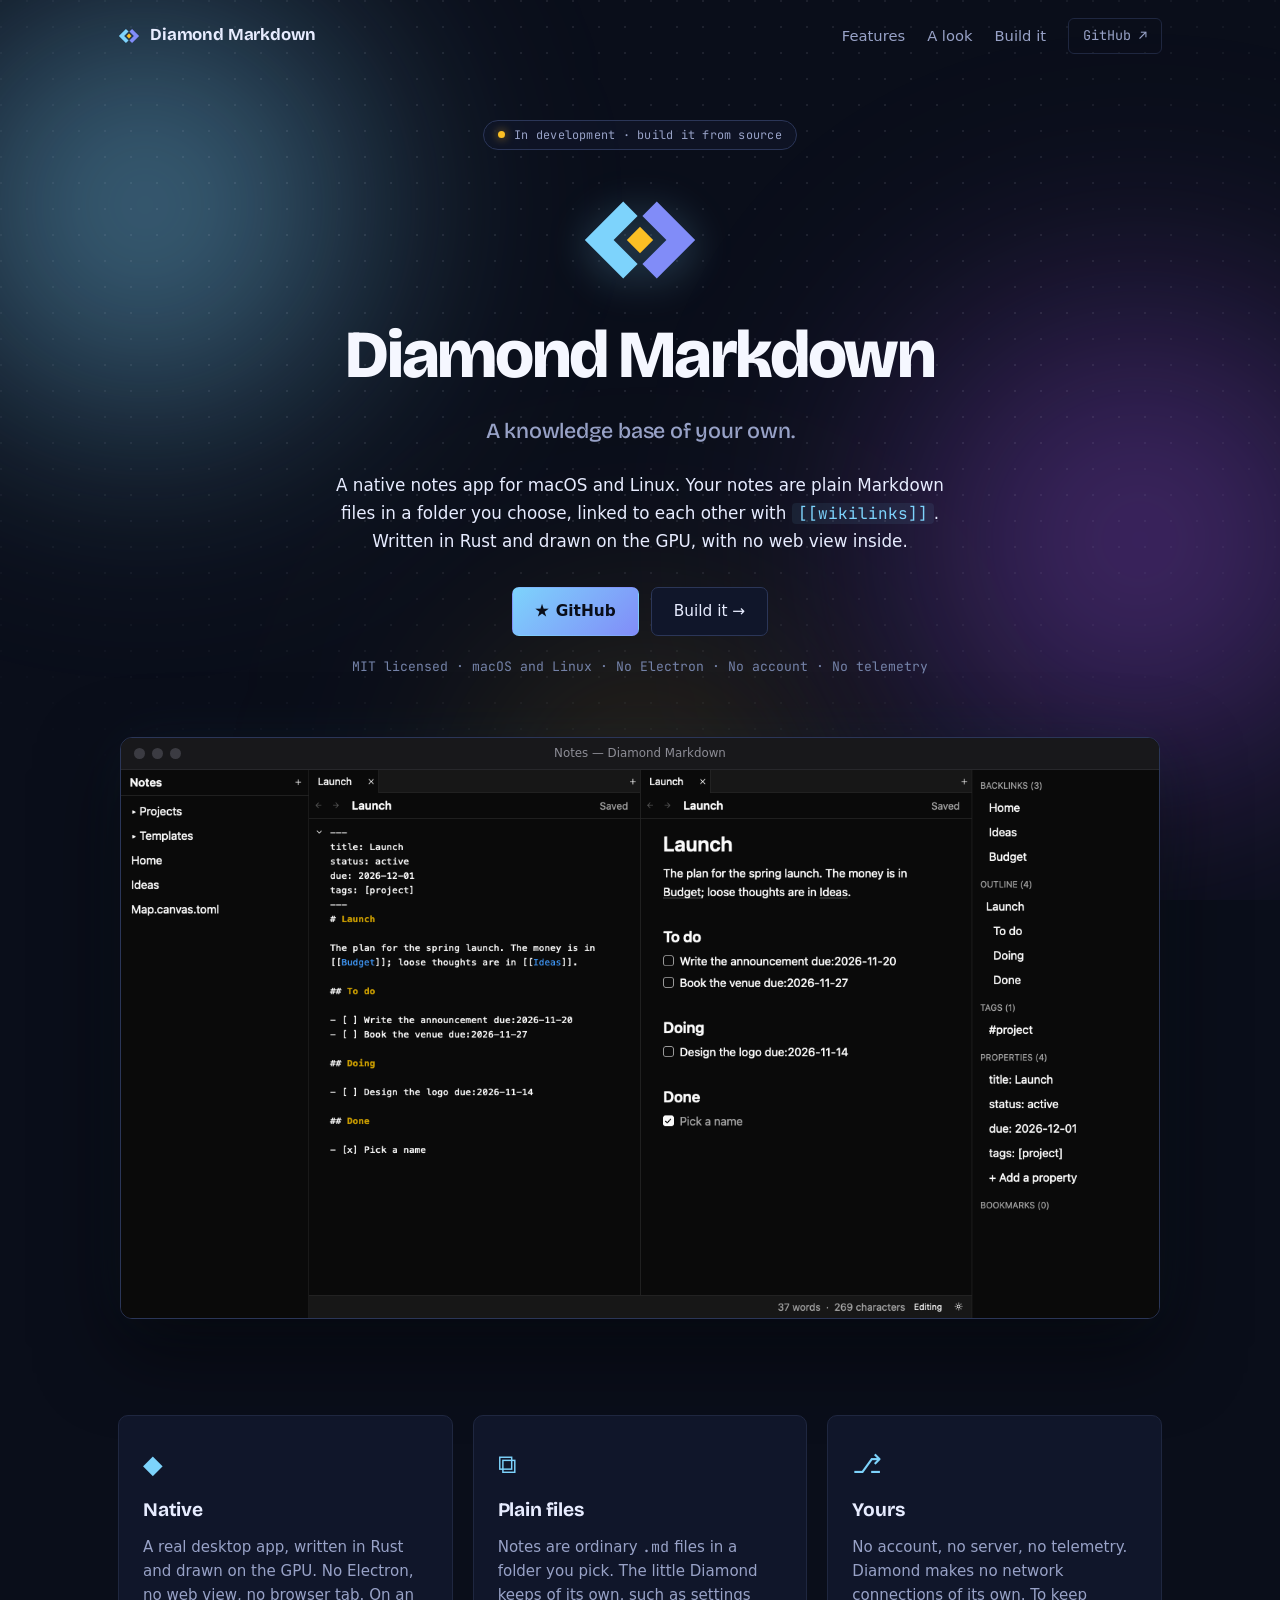
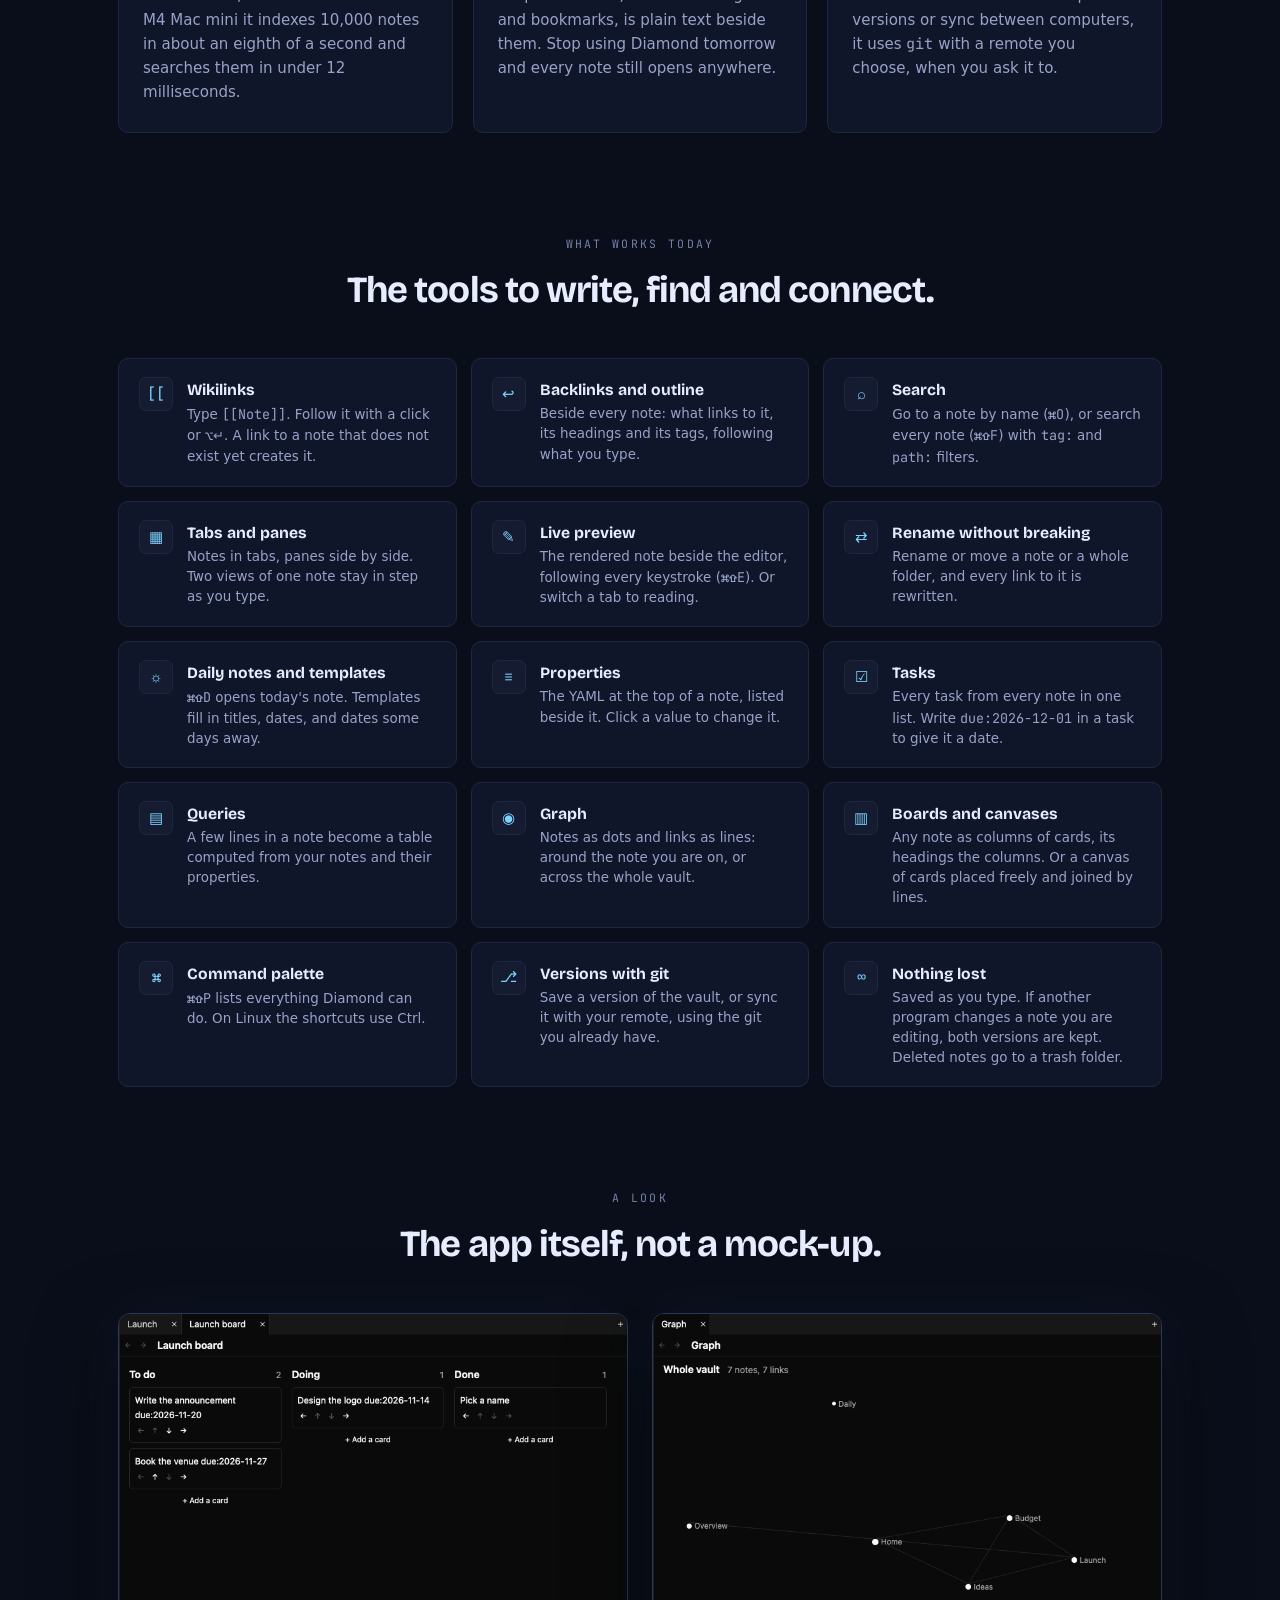
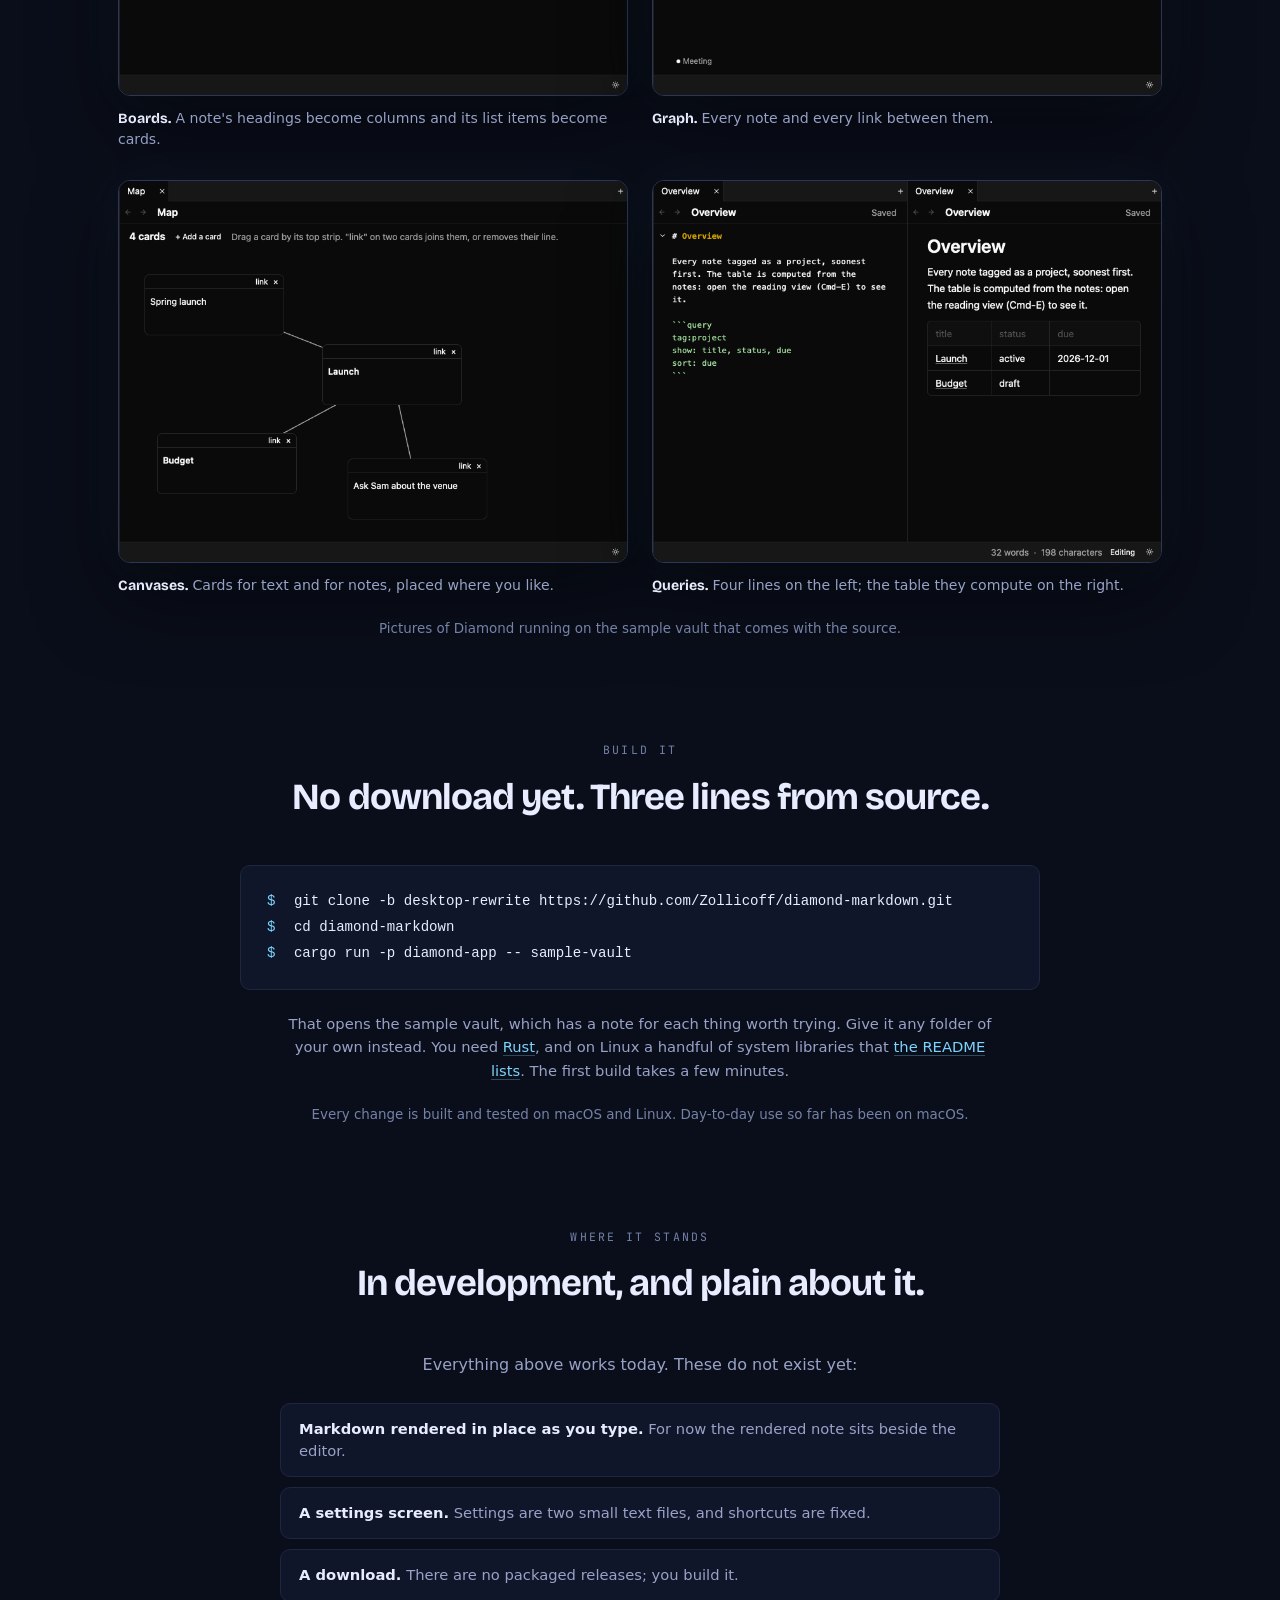
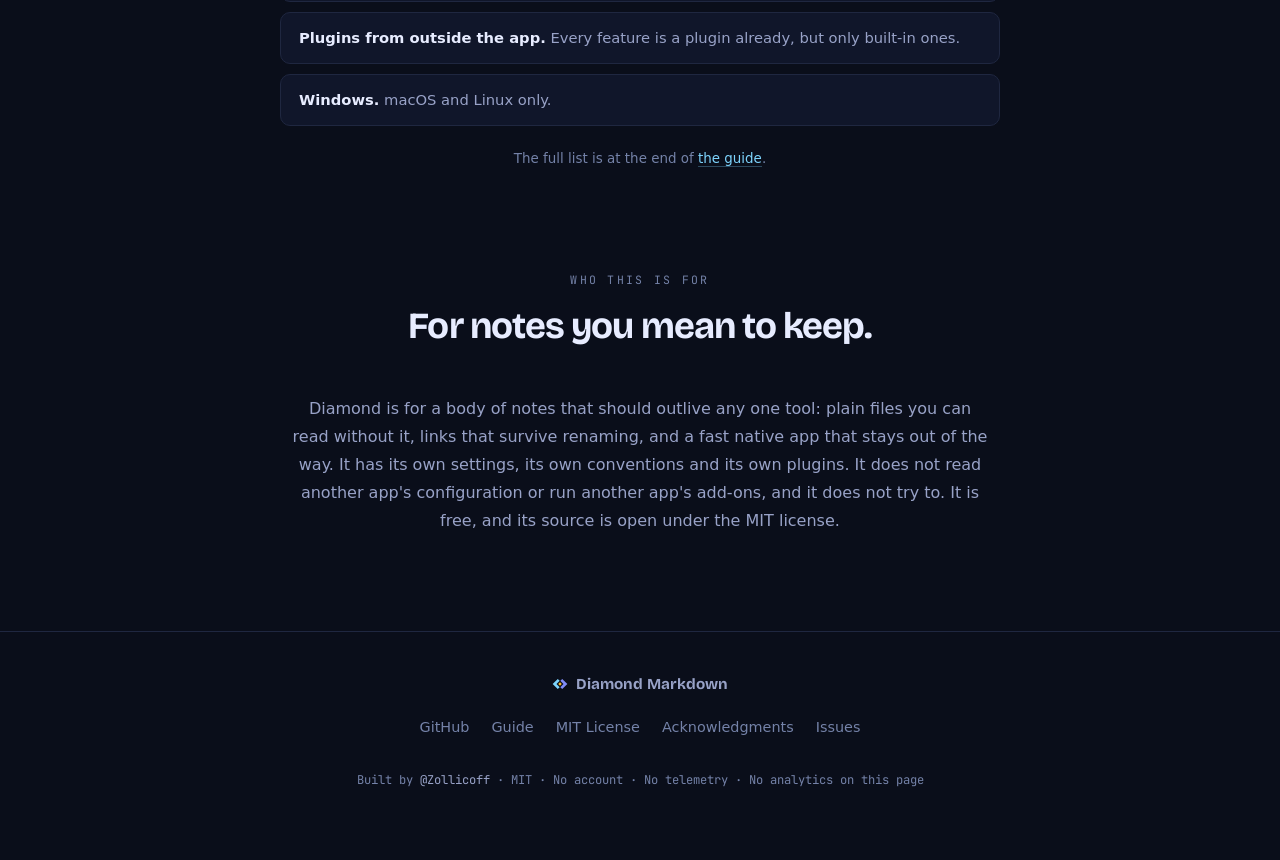
<file: index.html>
<!doctype html>
<html lang="en">
<head>
<meta charset="utf-8">
<meta name="viewport" content="width=device-width, initial-scale=1">
<title>Diamond Markdown — A knowledge base of your own.</title>
<meta name="description" content="A native Markdown notes app for macOS and Linux. Plain files in a folder, linked with wikilinks: backlinks, search, tasks, queries, a graph, boards and canvases. Written in Rust. Open source.">
<meta name="theme-color" content="#0a0e1a">
<!-- The page is already dark. These two lines tell browsers, and the Dark
     Reader extension, not to darken it again: doing so dims the heading and
     changes the colours of the mark. -->
<meta name="color-scheme" content="dark">
<meta name="darkreader-lock">
<link rel="canonical" href="https://www.diamondmarkdown.com/">

<!-- Open Graph -->
<meta property="og:title" content="Diamond Markdown">
<meta property="og:description" content="A native Markdown notes app for macOS and Linux. Plain files, wikilinks, backlinks, tasks, queries and a graph. Open source.">
<meta property="og:type" content="website">
<meta property="og:url" content="https://www.diamondmarkdown.com/">
<meta property="og:image" content="https://www.diamondmarkdown.com/og-image.png">
<meta property="og:image:width" content="1200">
<meta property="og:image:height" content="630">
<meta property="og:image:alt" content="Diamond Markdown — a knowledge base of your own.">
<meta property="og:site_name" content="Diamond Markdown">

<!-- Twitter -->
<meta name="twitter:card" content="summary_large_image">
<meta name="twitter:title" content="Diamond Markdown">
<meta name="twitter:description" content="A native Markdown notes app for macOS and Linux. Plain files. Open source.">
<meta name="twitter:image" content="https://www.diamondmarkdown.com/og-image.png">
<meta name="twitter:image:alt" content="Diamond Markdown — a knowledge base of your own.">

<!-- Favicons -->
<link rel="icon" href="favicon.svg" type="image/svg+xml">
<link rel="icon" type="image/png" sizes="32x32" href="favicon-32.png">
<link rel="icon" type="image/png" sizes="16x16" href="favicon-16.png">
<link rel="apple-touch-icon" sizes="180x180" href="apple-touch-icon.png">
<link rel="preconnect" href="https://fonts.googleapis.com">
<link rel="preconnect" href="https://fonts.gstatic.com" crossorigin>
<link href="https://fonts.googleapis.com/css2?family=Bricolage+Grotesque:opsz,wght@12..96,400..800&family=JetBrains+Mono:wght@400;500&display=swap" rel="stylesheet">
<link rel="stylesheet" href="styles.css">
</head>
<body>

<!-- The mark, drawn once and used wherever it appears. It is favicon.svg. -->
<svg width="0" height="0" style="position:absolute" aria-hidden="true">
	<symbol id="mark" viewBox="0 0 100 100">
		<path fill="#7dd3fc" d="M4 50 36 18l12 12-20 20 20 20-12 12Z"/>
		<path fill="#818cf8" d="m96 50-32 32-12-12 20-20-20-20 12-12Z"/>
		<path fill="#fbbf24" d="M50 39 61 50 50 61 39 50Z"/>
	</symbol>
</svg>

<div class="aurora" aria-hidden="true">
	<div class="glow a"></div>
	<div class="glow b"></div>
	<div class="glow c"></div>
	<div class="grid"></div>
</div>

<header class="nav">
	<a class="wm-small" href="/">
		<svg class="crystal" aria-hidden="true"><use href="#mark"/></svg>
		<span>Diamond Markdown</span>
	</a>
	<nav>
		<a href="#features">Features</a>
		<a href="#look">A look</a>
		<a href="#build">Build it</a>
		<a href="https://github.com/Zollicoff/diamond-markdown/tree/desktop-rewrite" class="gh" target="_blank" rel="noopener">GitHub ↗</a>
	</nav>
</header>

<main>

<section class="hero">
	<p class="pill mono"><span class="dot"></span>In development · build it from source</p>
	<div class="wm-xl">
		<svg class="crystal big" role="img" aria-label="The Diamond Markdown mark"><use href="#mark"/></svg>
		<h1>Diamond Markdown</h1>
	</div>
	<p class="tag">A knowledge base of your own.</p>
	<p class="lede">
		A native notes app for macOS and Linux. Your notes are plain Markdown files in a folder you choose,
		linked to each other with <span class="wikilink">[[wikilinks]]</span>. Written in Rust and drawn
		on the GPU, with no web view inside.
	</p>
	<div class="cta">
		<a class="btn primary" href="https://github.com/Zollicoff/diamond-markdown/tree/desktop-rewrite" target="_blank" rel="noopener">
			<span class="mono">★</span> GitHub
		</a>
		<a class="btn" href="#build">Build it →</a>
	</div>
	<p class="sub mono">MIT licensed · macOS and Linux · No Electron · No account · No telemetry</p>

	<figure class="shot hero-shot">
		<div class="window">
			<div class="window-bar" aria-hidden="true"><i></i><i></i><i></i><span>Notes — Diamond Markdown</span></div>
			<img src="shots/editor-and-preview.png" width="1440" height="760"
				alt="Diamond with a project note open: the Markdown on the left, the same note rendered on the right, and a panel listing the notes that link to it, its outline, tags and properties.">
		</div>
	</figure>
</section>

<section class="why">
	<div class="why-card">
		<div class="icon">◆</div>
		<h3>Native</h3>
		<p>A real desktop app, written in Rust and drawn on the GPU. No Electron, no web view, no browser tab. On an M4 Mac mini it indexes 10,000 notes in about an eighth of a second and searches them in under 12 milliseconds.</p>
	</div>
	<div class="why-card">
		<div class="icon">⧉</div>
		<h3>Plain files</h3>
		<p>Notes are ordinary <span class="mono">.md</span> files in a folder you pick. The little Diamond keeps of its own, such as settings and bookmarks, is plain text beside them. Stop using Diamond tomorrow and every note still opens anywhere.</p>
	</div>
	<div class="why-card">
		<div class="icon">⎇</div>
		<h3>Yours</h3>
		<p>No account, no server, no telemetry. Diamond makes no network connections of its own. To keep versions or sync between computers, it uses <span class="mono">git</span> with a remote you choose, when you ask it to.</p>
	</div>
</section>

<section class="features" id="features">
	<header class="section-head">
		<span class="eyebrow mono">What works today</span>
		<h2>The tools to write, find and connect.</h2>
	</header>
	<div class="feature-grid">
		<div class="f"><span class="f-icon">[[</span><div><strong>Wikilinks</strong><p>Type <span class="mono">[[Note]]</span>. Follow it with a click or <span class="mono">⌥↵</span>. A link to a note that does not exist yet creates it.</p></div></div>
		<div class="f"><span class="f-icon">↩</span><div><strong>Backlinks and outline</strong><p>Beside every note: what links to it, its headings and its tags, following what you type.</p></div></div>
		<div class="f"><span class="f-icon">⌕</span><div><strong>Search</strong><p>Go to a note by name (<span class="mono">⌘O</span>), or search every note (<span class="mono">⌘⇧F</span>) with <span class="mono">tag:</span> and <span class="mono">path:</span> filters.</p></div></div>
		<div class="f"><span class="f-icon">▦</span><div><strong>Tabs and panes</strong><p>Notes in tabs, panes side by side. Two views of one note stay in step as you type.</p></div></div>
		<div class="f"><span class="f-icon">✎</span><div><strong>Live preview</strong><p>The rendered note beside the editor, following every keystroke (<span class="mono">⌘⇧E</span>). Or switch a tab to reading.</p></div></div>
		<div class="f"><span class="f-icon">⇄</span><div><strong>Rename without breaking</strong><p>Rename or move a note or a whole folder, and every link to it is rewritten.</p></div></div>
		<div class="f"><span class="f-icon">☼</span><div><strong>Daily notes and templates</strong><p><span class="mono">⌘⇧D</span> opens today's note. Templates fill in titles, dates, and dates some days away.</p></div></div>
		<div class="f"><span class="f-icon">≡</span><div><strong>Properties</strong><p>The YAML at the top of a note, listed beside it. Click a value to change it.</p></div></div>
		<div class="f"><span class="f-icon">☑</span><div><strong>Tasks</strong><p>Every task from every note in one list. Write <span class="mono">due:2026-12-01</span> in a task to give it a date.</p></div></div>
		<div class="f"><span class="f-icon">▤</span><div><strong>Queries</strong><p>A few lines in a note become a table computed from your notes and their properties.</p></div></div>
		<div class="f"><span class="f-icon">◉</span><div><strong>Graph</strong><p>Notes as dots and links as lines: around the note you are on, or across the whole vault.</p></div></div>
		<div class="f"><span class="f-icon">▥</span><div><strong>Boards and canvases</strong><p>Any note as columns of cards, its headings the columns. Or a canvas of cards placed freely and joined by lines.</p></div></div>
		<div class="f"><span class="f-icon">⌘</span><div><strong>Command palette</strong><p><span class="mono">⌘⇧P</span> lists everything Diamond can do. On Linux the shortcuts use Ctrl.</p></div></div>
		<div class="f"><span class="f-icon">⎇</span><div><strong>Versions with git</strong><p>Save a version of the vault, or sync it with your remote, using the git you already have.</p></div></div>
		<div class="f"><span class="f-icon">∞</span><div><strong>Nothing lost</strong><p>Saved as you type. If another program changes a note you are editing, both versions are kept. Deleted notes go to a trash folder.</p></div></div>
	</div>
</section>

<section class="look" id="look">
	<header class="section-head">
		<span class="eyebrow mono">A look</span>
		<h2>The app itself, not a mock-up.</h2>
	</header>
	<div class="gallery">
		<figure class="shot">
			<div class="window">
				<img src="shots/board.png" width="800" height="600" loading="lazy"
					alt="A note shown as a board: three columns named To do, Doing and Done, with a card for each list item in the note.">
			</div>
			<figcaption><strong>Boards.</strong> A note's headings become columns and its list items become cards.</figcaption>
		</figure>
		<figure class="shot">
			<div class="window">
				<img src="shots/graph.png" width="800" height="600" loading="lazy"
					alt="The graph: each note a dot with its name, and a line for every link between two notes.">
			</div>
			<figcaption><strong>Graph.</strong> Every note and every link between them.</figcaption>
		</figure>
		<figure class="shot">
			<div class="window">
				<img src="shots/canvas.png" width="800" height="600" loading="lazy"
					alt="A canvas: four cards placed freely, two of them standing for notes, joined by lines.">
			</div>
			<figcaption><strong>Canvases.</strong> Cards for text and for notes, placed where you like.</figcaption>
		</figure>
		<figure class="shot">
			<div class="window">
				<img src="shots/query.png" width="800" height="600" loading="lazy"
					alt="A note containing a four-line query on the left, and on the right the table it computes: each project note with its status and due date.">
			</div>
			<figcaption><strong>Queries.</strong> Four lines on the left; the table they compute on the right.</figcaption>
		</figure>
	</div>
	<p class="run-note dim">Pictures of Diamond running on the sample vault that comes with the source.</p>
</section>

<section class="run" id="build">
	<header class="section-head">
		<span class="eyebrow mono">Build it</span>
		<h2>No download yet. Three lines from source.</h2>
	</header>
	<pre class="code"><code><span class="c-prompt">$</span> git clone -b desktop-rewrite https://github.com/Zollicoff/diamond-markdown.git
<span class="c-prompt">$</span> cd diamond-markdown
<span class="c-prompt">$</span> cargo run -p diamond-app -- sample-vault</code></pre>
	<p class="run-note">
		That opens the sample vault, which has a note for each thing worth trying. Give it any folder of your
		own instead. You need <a href="https://rustup.rs" target="_blank" rel="noopener">Rust</a>, and on Linux
		a handful of system libraries that
		<a href="https://github.com/Zollicoff/diamond-markdown/tree/desktop-rewrite#what-you-need" target="_blank" rel="noopener">the README lists</a>.
		The first build takes a few minutes.
	</p>
	<p class="run-note dim">
		Every change is built and tested on macOS and Linux. Day-to-day use so far has been on macOS.
	</p>
</section>

<section class="status">
	<header class="section-head">
		<span class="eyebrow mono">Where it stands</span>
		<h2>In development, and plain about it.</h2>
	</header>
	<p class="compare-body">
		Everything above works today. These do not exist yet:
	</p>
	<ul class="todo">
		<li><strong>Markdown rendered in place as you type.</strong> For now the rendered note sits beside the editor.</li>
		<li><strong>A settings screen.</strong> Settings are two small text files, and shortcuts are fixed.</li>
		<li><strong>A download.</strong> There are no packaged releases; you build it.</li>
		<li><strong>Plugins from outside the app.</strong> Every feature is a plugin already, but only built-in ones.</li>
		<li><strong>Windows.</strong> macOS and Linux only.</li>
	</ul>
	<p class="run-note dim">
		The full list is at the end of
		<a href="https://github.com/Zollicoff/diamond-markdown/blob/desktop-rewrite/docs/guide.md#not-built-yet" target="_blank" rel="noopener">the guide</a>.
	</p>
</section>

<section class="compare">
	<header class="section-head">
		<span class="eyebrow mono">Who this is for</span>
		<h2>For notes you mean to keep.</h2>
	</header>
	<p class="compare-body">
		Diamond is for a body of notes that should outlive any one tool: plain files you can read without it,
		links that survive renaming, and a fast native app that stays out of the way. It has its own settings,
		its own conventions and its own plugins. It does not read another app's configuration or run another
		app's add-ons, and it does not try to. It is free, and its source is open under the MIT license.
	</p>
</section>

<footer class="foot">
	<div class="foot-inner">
		<div class="foot-brand">
			<svg class="crystal tiny" aria-hidden="true"><use href="#mark"/></svg>
			<span>Diamond Markdown</span>
		</div>
		<nav class="foot-nav">
			<a href="https://github.com/Zollicoff/diamond-markdown/tree/desktop-rewrite" target="_blank" rel="noopener">GitHub</a>
			<a href="https://github.com/Zollicoff/diamond-markdown/blob/desktop-rewrite/docs/guide.md" target="_blank" rel="noopener">Guide</a>
			<a href="https://github.com/Zollicoff/diamond-markdown/blob/desktop-rewrite/LICENSE" target="_blank" rel="noopener">MIT License</a>
			<a href="https://github.com/Zollicoff/diamond-markdown/blob/desktop-rewrite/ACKNOWLEDGMENTS.md" target="_blank" rel="noopener">Acknowledgments</a>
			<a href="https://github.com/Zollicoff/diamond-markdown/issues" target="_blank" rel="noopener">Issues</a>
		</nav>
		<p class="foot-fine mono">
			Built by <a href="https://github.com/Zollicoff">@Zollicoff</a> · MIT · No account · No telemetry · No analytics on this page
		</p>
	</div>
</footer>

</main>

</body>
</html>
</file>
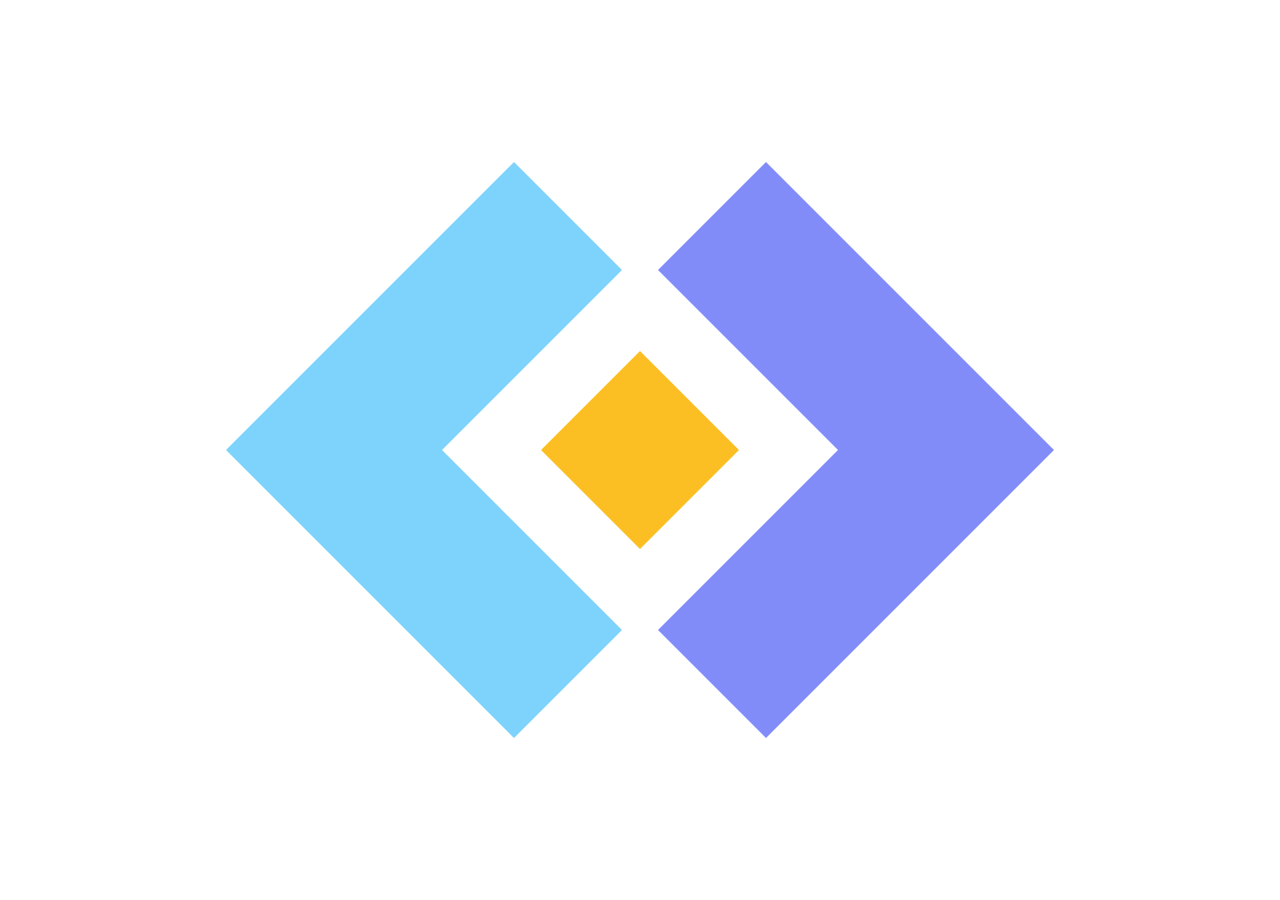
<file: tools/icon.html>
<!doctype html>
<!-- The mark filling the picture, on nothing. Rendered at 16 and 32 pixels
     for the PNG favicons. -->
<meta charset="utf-8">
<style>
	html, body { margin: 0; background: transparent; }
	img { display: block; width: 100vw; height: 100vh; }
</style>
<img src="../favicon.svg" alt="">
</file>
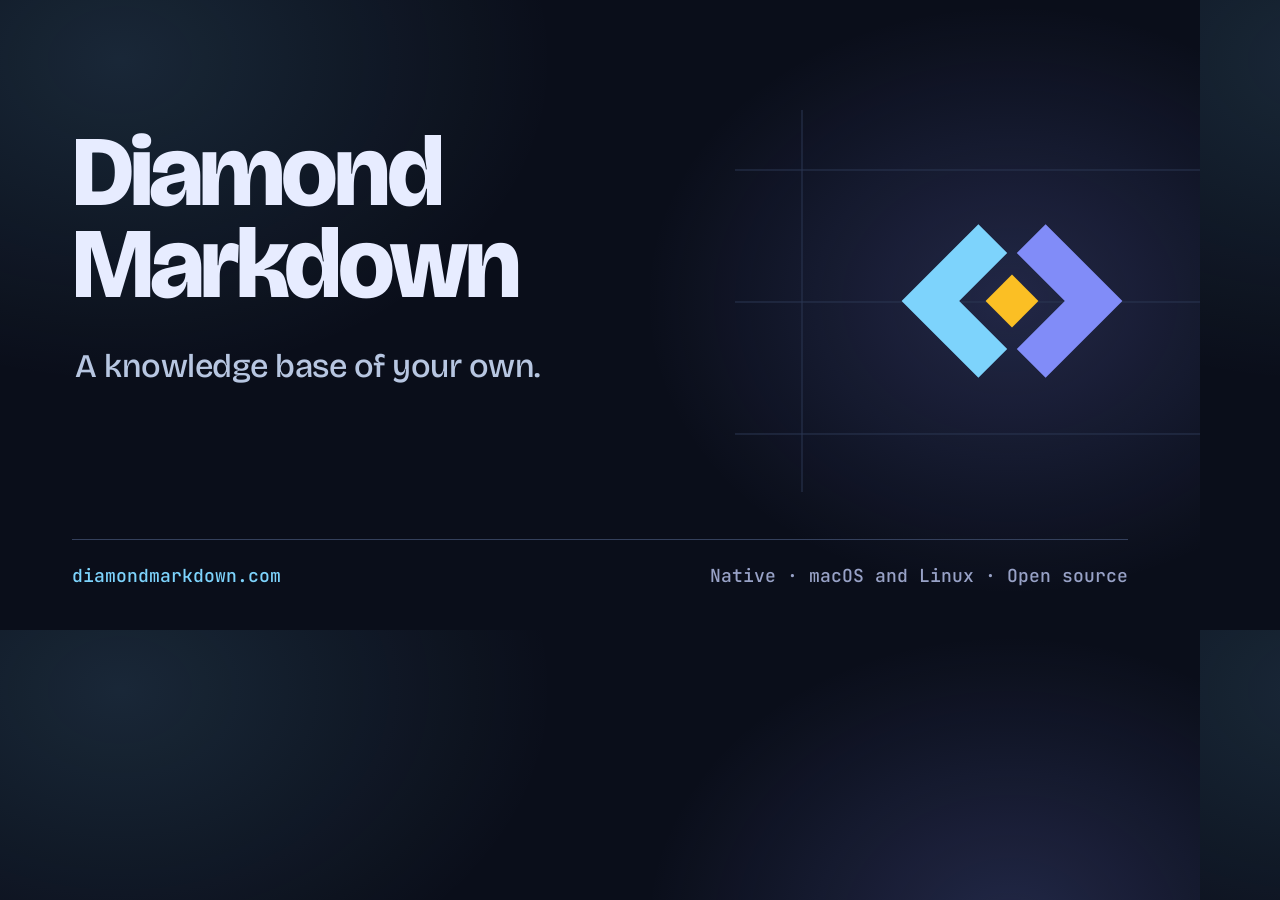
<file: tools/og-image.html>
<!doctype html>
<!-- The card shown when the site's address is shared. Rendered at exactly
     1200 by 630 into og-image.png; see the README. -->
<html lang="en">
<meta charset="utf-8">
<title>Diamond Markdown</title>
<link rel="preconnect" href="https://fonts.googleapis.com">
<link rel="preconnect" href="https://fonts.gstatic.com" crossorigin>
<link href="https://fonts.googleapis.com/css2?family=Bricolage+Grotesque:opsz,wght@12..96,400..800&family=JetBrains+Mono:wght@400;500&display=swap" rel="stylesheet">
<style>
	* { box-sizing: border-box; }
	html, body { width: 1200px; height: 630px; margin: 0; overflow: hidden; }
	body {
		position: relative;
		color: #e7ecff;
		background:
			radial-gradient(ellipse 520px 420px at 1010px 300px, rgba(129, 140, 248, 0.20), transparent 70%),
			radial-gradient(ellipse 620px 460px at 120px 60px, rgba(125, 211, 252, 0.13), transparent 70%),
			#0a0e1a;
		font-family: 'Bricolage Grotesque', sans-serif;
	}
	.rules { position: absolute; inset: 0; }
	h1 {
		position: absolute;
		left: 72px; top: 126px;
		margin: 0;
		font-weight: 800;
		font-size: 100px;
		line-height: 0.92;
		letter-spacing: -0.04em;
	}
	.tag {
		position: absolute;
		left: 75px; top: 346px;
		margin: 0;
		color: #b7c6e1;
		font-weight: 500;
		font-size: 33px;
		letter-spacing: -0.015em;
	}
	.mark {
		position: absolute;
		left: 892px; top: 181px;
		width: 240px; height: 240px;
	}
	footer {
		position: absolute;
		left: 72px; right: 72px; bottom: 43px;
		display: flex;
		justify-content: space-between;
		align-items: center;
		padding-top: 24px;
		border-top: 1px solid #34405c;
		color: #98a2c7;
		font: 500 18px 'JetBrains Mono', monospace;
	}
	footer b { font-weight: 500; color: #7dd3fc; }
</style>
<body>
<svg class="rules" aria-hidden="true" width="1200" height="630" viewBox="0 0 1200 630" fill="none" stroke="#2b3653"><path d="M735 170h465M735 302h465M735 434h465M802 110v382"/></svg>
<img class="mark" src="../favicon.svg" alt="">
<h1>Diamond<br>Markdown</h1>
<p class="tag">A knowledge base of your own.</p>
<footer><b>diamondmarkdown.com</b><span>Native · macOS and Linux · Open source</span></footer>
</body>
</html>
</file>
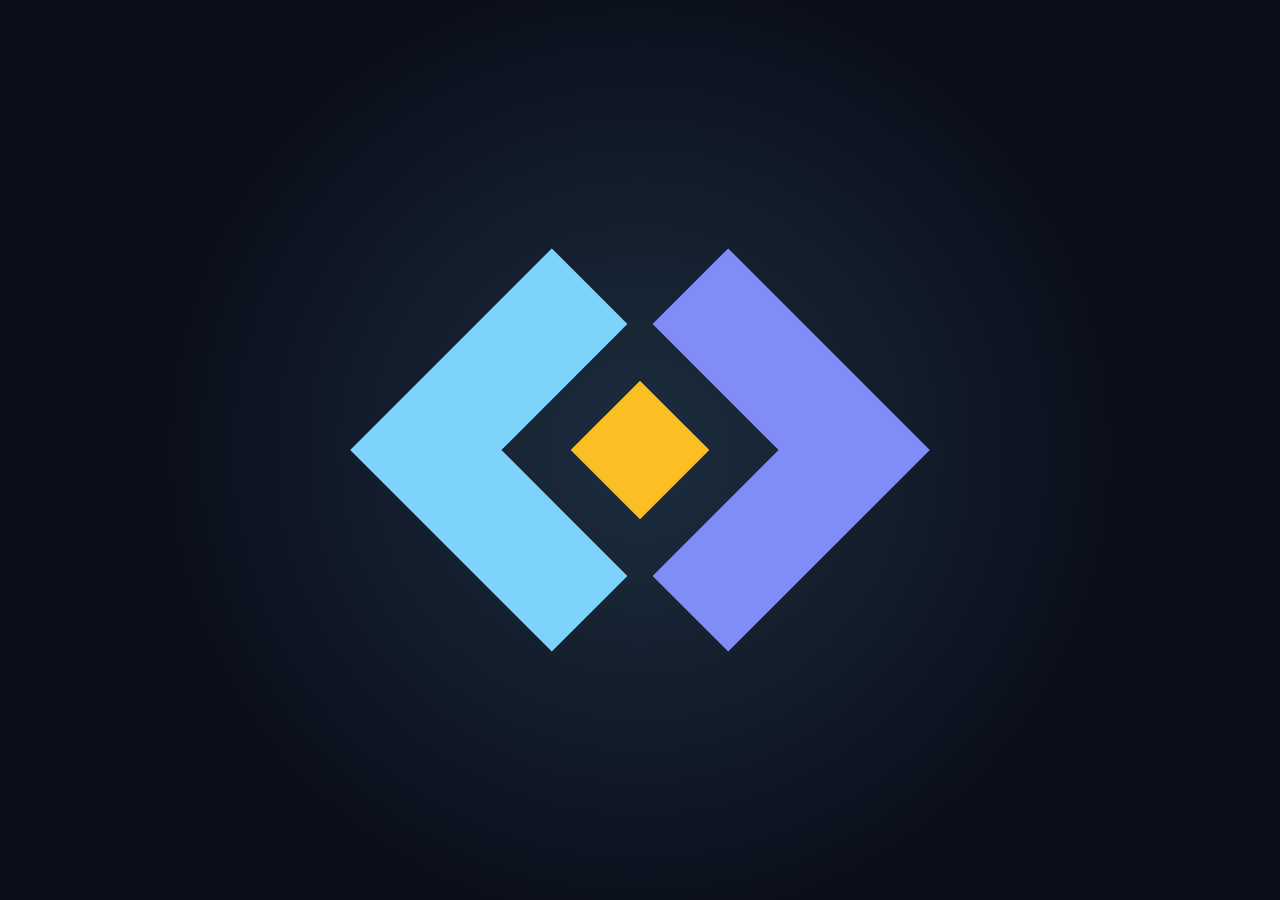
<file: tools/touch-icon.html>
<!doctype html>
<!-- The icon phones use for a bookmark on the home screen: the mark on the
     site's background, since those icons cannot be transparent. Rendered at
     180 by 180. -->
<meta charset="utf-8">
<style>
	html, body { margin: 0; width: 100vw; height: 100vh; }
	body {
		display: grid;
		place-items: center;
		background:
			radial-gradient(circle at 50% 50%, rgba(125, 211, 252, 0.16), transparent 62%),
			#0a0e1a;
	}
	img { width: 70%; height: 70%; }
</style>
<img src="../favicon.svg" alt="">
</file>
<file: styles.css>
/* Diamond Markdown — diamondmarkdown.com landing */

:root {
	--bg:          #0a0e1a;
	--bg-elev:     #10162a;
	--bg-elev-2:   #151b30;
	--border:      #1f2740;
	--border-strong: #2b3658;
	--fg:          #e7ecff;
	--fg-dim:      #98a2c7;
	--fg-muted:    #7482a8;
	--accent:      #7dd3fc;
	--accent-2:    #a855f7;
	--amber:       #fbbf24;
	--danger:      #fb7185;

	--sans: 'Bricolage Grotesque', -apple-system, BlinkMacSystemFont, 'Segoe UI', system-ui, sans-serif;
	--body: -apple-system, BlinkMacSystemFont, 'Segoe UI', system-ui, sans-serif;
	--mono: 'JetBrains Mono', ui-monospace, SFMono-Regular, Menlo, monospace;

	--radius: 10px;
	--max: 1100px;

	/* The page is dark and only dark. */
	color-scheme: dark;
}

* { box-sizing: border-box; }
html, body { margin: 0; padding: 0; }
html { scroll-behavior: smooth; }
body {
	font-family: var(--body);
	background: var(--bg);
	color: var(--fg);
	font-size: 17px;
	line-height: 1.6;
	-webkit-font-smoothing: antialiased;
	-moz-osx-font-smoothing: grayscale;
	overflow-x: hidden;
}

a { color: inherit; text-decoration: none; }
.run-note a, .compare-body a {
	color: var(--accent);
	border-bottom: 1px solid rgba(125, 211, 252, 0.3);
	transition: border-color 0.15s;
}
.run-note a:hover, .compare-body a:hover { border-bottom-color: var(--accent); }
.mono { font-family: var(--mono); font-variant-numeric: tabular-nums; }

/* ---------- Aurora backdrop ---------- */

.aurora {
	position: fixed;
	inset: 0;
	pointer-events: none;
	z-index: 0;
	overflow: hidden;
}
.aurora .glow {
	position: absolute;
	border-radius: 50%;
	filter: blur(90px);
	opacity: 0.55;
	mix-blend-mode: screen;
}
.aurora .a {
	width: 650px; height: 650px;
	background: radial-gradient(circle, #7dd3fc 0%, transparent 70%);
	top: -120px; left: -180px;
}
.aurora .b {
	width: 720px; height: 720px;
	background: radial-gradient(circle, #a855f7 0%, transparent 70%);
	top: 180px; right: -220px;
	opacity: 0.42;
}
.aurora .c {
	width: 520px; height: 520px;
	background: radial-gradient(circle, #fbbf24 0%, transparent 70%);
	top: 60vh; left: 30vw;
	opacity: 0.18;
}
.aurora .grid {
	position: absolute;
	inset: 0;
	background-image: radial-gradient(circle at 1px 1px, rgba(231, 236, 255, 0.09) 1px, transparent 0);
	background-size: 26px 26px;
	mask-image: radial-gradient(ellipse 80% 70% at 50% 30%, black 40%, transparent 100%);
	-webkit-mask-image: radial-gradient(ellipse 80% 70% at 50% 30%, black 40%, transparent 100%);
}

main {
	position: relative;
	z-index: 1;
}

/* ---------- Nav ---------- */

.nav {
	position: relative;
	z-index: 2;
	display: flex;
	align-items: center;
	justify-content: space-between;
	padding: 18px 28px;
	max-width: var(--max);
	margin: 0 auto;
}
.nav nav {
	display: flex;
	gap: 22px;
	align-items: center;
	font-size: 0.92rem;
}
.nav nav a {
	color: var(--fg-dim);
	transition: color 0.15s;
}
.nav nav a:hover { color: var(--fg); }
.nav nav .gh {
	padding: 6px 14px;
	border: 1px solid var(--border);
	border-radius: 6px;
	font-family: var(--mono);
	font-size: 0.84rem;
}
.nav nav .gh:hover { border-color: var(--accent); color: var(--accent); }

.wm-small {
	display: inline-flex;
	align-items: center;
	gap: 0.6em;
	font-family: var(--sans);
	font-weight: 700;
	font-size: 1.05rem;
	letter-spacing: -0.01em;
}
.wm-small .crystal { width: 22px; height: 22px; }

/* ---------- Hero ---------- */

.hero {
	max-width: var(--max);
	margin: 3rem auto 6rem;
	padding: 0 28px;
	text-align: center;
}
.pill {
	display: flex;
	width: fit-content;
	align-items: center;
	gap: 9px;
	margin: 0 auto 30px;
	padding: 5px 14px;
	border: 1px solid var(--border-strong);
	border-radius: 999px;
	background: rgba(16, 22, 42, 0.7);
	color: var(--fg-dim);
	font-size: 0.74rem;
	letter-spacing: 0.02em;
}
.pill .dot {
	width: 7px; height: 7px;
	border-radius: 50%;
	background: var(--amber);
	box-shadow: 0 0 10px rgba(251, 191, 36, 0.7);
}
.wm-xl {
	display: inline-flex;
	flex-direction: column;
	align-items: center;
	gap: 22px;
	margin-bottom: 24px;
}
.wm-xl .crystal.big {
	width: 120px;
	height: 120px;
	filter: drop-shadow(0 6px 20px rgba(125, 211, 252, 0.3));
}
.wm-xl h1 {
	font-family: var(--sans);
	font-weight: 800;
	font-size: clamp(2.4rem, 6vw, 4.2rem);
	letter-spacing: -0.035em;
	line-height: 1;
	margin: 0;
	/* A plain colour, not a gradient clipped to the letters: a clipped
	   gradient is a background, and tools that darken pages darken it. */
	color: #f5f7ff;
}

.tag {
	font-family: var(--sans);
	font-weight: 500;
	font-size: clamp(1.1rem, 2vw, 1.35rem);
	color: var(--fg-dim);
	margin: 0 0 24px;
	letter-spacing: -0.01em;
}
.lede {
	max-width: 620px;
	margin: 0 auto 32px;
	color: var(--fg);
	font-size: 1.05rem;
	line-height: 1.65;
}
.lede .wikilink {
	font-family: var(--mono);
	font-size: 0.95em;
	color: var(--accent);
	background: rgba(125, 211, 252, 0.08);
	padding: 0 6px;
	border-radius: 4px;
}

.cta {
	display: flex;
	justify-content: center;
	gap: 12px;
	margin-bottom: 20px;
	flex-wrap: wrap;
}
.btn {
	display: inline-flex;
	align-items: center;
	gap: 8px;
	padding: 11px 22px;
	border-radius: 7px;
	border: 1px solid var(--border-strong);
	background: var(--bg-elev);
	color: var(--fg);
	font-family: var(--body);
	font-size: 0.96rem;
	font-weight: 500;
	cursor: pointer;
	transition: border-color 0.15s, color 0.15s, transform 0.12s;
}
.btn:hover { border-color: var(--accent); color: var(--accent); transform: translateY(-1px); }
.btn.primary {
	background: linear-gradient(135deg, #7dd3fc 0%, #818cf8 100%);
	border-color: transparent;
	color: #0a0e1a;
	font-weight: 600;
}
.btn.primary:hover { color: #0a0e1a; filter: brightness(1.08); }
.btn.primary span.mono { color: #0a0e1a; font-weight: 700; }

.sub {
	color: var(--fg-muted);
	font-size: 0.82rem;
}

/* ---------- Pictures of the app ---------- */

.shot { margin: 0; }
.window {
	border: 1px solid var(--border-strong);
	border-radius: 12px;
	overflow: hidden;
	background: #0b0b0d;
	box-shadow: 0 30px 80px rgba(0, 0, 0, 0.55), 0 0 60px rgba(125, 211, 252, 0.06);
}
.window img {
	display: block;
	width: 100%;
	height: auto;
}
.window-bar {
	position: relative;
	display: flex;
	align-items: center;
	gap: 7px;
	height: 32px;
	padding: 0 13px;
	background: #18181b;
	border-bottom: 1px solid #27272b;
}
.window-bar i {
	width: 11px; height: 11px;
	border-radius: 50%;
	background: #3b3b42;
}
.window-bar span {
	position: absolute;
	left: 0; right: 0;
	text-align: center;
	color: #8d8d96;
	font-size: 0.74rem;
	pointer-events: none;
}
.hero-shot {
	max-width: 1040px;
	margin: 60px auto 0;
}
.shot figcaption {
	margin-top: 12px;
	color: var(--fg-dim);
	font-size: 0.88rem;
	line-height: 1.5;
}
.shot figcaption strong {
	color: var(--fg);
	font-family: var(--sans);
	font-weight: 700;
}

.look {
	max-width: var(--max);
	margin: 0 auto 6rem;
	padding: 0 28px;
}
.gallery {
	display: grid;
	grid-template-columns: repeat(2, 1fr);
	gap: 30px 24px;
}

/* ---------- Why (3 cards) ---------- */

.why {
	max-width: var(--max);
	margin: 0 auto 6rem;
	padding: 0 28px;
	display: grid;
	grid-template-columns: repeat(3, 1fr);
	gap: 20px;
}
.why-card {
	background: var(--bg-elev);
	border: 1px solid var(--border);
	border-radius: var(--radius);
	padding: 28px 24px;
	transition: border-color 0.18s, transform 0.18s;
	position: relative;
	overflow: hidden;
}
.why-card::before {
	content: '';
	position: absolute;
	top: 0; left: 0; right: 0;
	height: 2px;
	background: linear-gradient(90deg, transparent, var(--accent), transparent);
	opacity: 0;
	transition: opacity 0.2s;
}
.why-card:hover { border-color: var(--border-strong); transform: translateY(-2px); }
.why-card:hover::before { opacity: 1; }
.why-card .icon {
	font-size: 1.6rem;
	color: var(--accent);
	margin-bottom: 10px;
}
.why-card h3 {
	font-family: var(--sans);
	font-size: 1.2rem;
	font-weight: 700;
	margin: 0 0 10px;
	letter-spacing: -0.01em;
}
.why-card p {
	color: var(--fg-dim);
	font-size: 0.94rem;
	margin: 0;
	line-height: 1.6;
}

/* ---------- Section heads ---------- */

.section-head {
	text-align: center;
	margin-bottom: 46px;
}
.section-head .eyebrow {
	font-size: 0.72rem;
	text-transform: uppercase;
	letter-spacing: 0.2em;
	color: var(--fg-muted);
}
.section-head h2 {
	font-family: var(--sans);
	font-size: clamp(1.7rem, 3vw, 2.3rem);
	font-weight: 700;
	letter-spacing: -0.025em;
	line-height: 1.2;
	margin: 12px auto 0;
	max-width: 720px;
	color: var(--fg);
}

/* ---------- Features grid ---------- */

.features {
	max-width: var(--max);
	margin: 0 auto 6rem;
	padding: 0 28px;
}
.feature-grid {
	display: grid;
	grid-template-columns: repeat(3, 1fr);
	gap: 14px;
}
.f {
	display: flex;
	gap: 14px;
	padding: 18px 20px;
	background: var(--bg-elev);
	border: 1px solid var(--border);
	border-radius: var(--radius);
	transition: border-color 0.15s, transform 0.15s;
}
.f:hover { border-color: var(--border-strong); transform: translateY(-1px); }
.f-icon {
	flex-shrink: 0;
	width: 34px; height: 34px;
	display: flex; align-items: center; justify-content: center;
	background: var(--bg-elev-2);
	border: 1px solid var(--border);
	border-radius: 7px;
	color: var(--accent);
	font-family: var(--mono);
	font-size: 0.95rem;
}
.f strong {
	display: block;
	font-family: var(--sans);
	font-weight: 700;
	font-size: 0.98rem;
	margin-bottom: 2px;
}
.f p {
	margin: 0;
	color: var(--fg-dim);
	font-size: 0.84rem;
	line-height: 1.5;
}

/* ---------- Run section ---------- */

.run {
	max-width: var(--max);
	margin: 0 auto 6rem;
	padding: 0 28px;
}
.code {
	max-width: 800px;
	margin: 0 auto;
	background: var(--bg-elev);
	border: 1px solid var(--border);
	border-radius: var(--radius);
	padding: 22px 26px;
	overflow-x: auto;
	font-family: var(--mono);
	font-size: 0.88rem;
	line-height: 1.8;
	color: var(--fg);
}
.code .c-prompt { color: var(--accent); margin-right: 10px; user-select: none; }
.run-note {
	max-width: 720px;
	margin: 22px auto 0;
	color: var(--fg-dim);
	font-size: 0.92rem;
	text-align: center;
}
.run-note.dim { color: var(--fg-muted); font-size: 0.84rem; }

/* ---------- Where it stands ---------- */

.status {
	max-width: var(--max);
	margin: 0 auto 6rem;
	padding: 0 28px;
}
.todo {
	max-width: 720px;
	margin: 24px auto 0;
	padding: 0;
	list-style: none;
	display: grid;
	gap: 10px;
}
.todo li {
	padding: 14px 18px;
	background: var(--bg-elev);
	border: 1px solid var(--border);
	border-radius: var(--radius);
	color: var(--fg-dim);
	font-size: 0.92rem;
	line-height: 1.5;
}
.todo li strong {
	color: var(--fg);
	font-weight: 600;
}

/* ---------- Compare ---------- */

.compare {
	max-width: var(--max);
	margin: 0 auto 6rem;
	padding: 0 28px;
}
.compare-body {
	max-width: 700px;
	margin: 0 auto;
	text-align: center;
	color: var(--fg-dim);
	font-size: 1rem;
	line-height: 1.75;
}
.compare-body em { color: var(--fg); font-style: italic; }

/* ---------- Footer ---------- */

.foot {
	border-top: 1px solid var(--border);
	padding: 40px 28px 60px;
	margin-top: 4rem;
	position: relative;
	z-index: 1;
}
.foot-inner {
	max-width: var(--max);
	margin: 0 auto;
	display: flex;
	flex-direction: column;
	align-items: center;
	gap: 20px;
	text-align: center;
}
.foot-brand {
	display: inline-flex;
	align-items: center;
	gap: 8px;
	font-family: var(--sans);
	font-weight: 700;
	font-size: 0.95rem;
	color: var(--fg-dim);
}
.foot-brand .crystal.tiny { width: 16px; height: 16px; }
.foot-nav {
	display: flex;
	gap: 22px;
	flex-wrap: wrap;
	justify-content: center;
	font-size: 0.9rem;
}
.foot-nav a {
	color: var(--fg-muted);
	transition: color 0.15s;
}
.foot-nav a:hover { color: var(--accent); }
.foot-fine {
	color: var(--fg-muted);
	font-size: 0.76rem;
}
.foot-fine a { color: var(--fg-dim); }
.foot-fine a:hover { color: var(--accent); }

/* ---------- Responsive ---------- */

@media (max-width: 900px) {
	.why, .feature-grid { grid-template-columns: repeat(2, 1fr); }
	.gallery { grid-template-columns: 1fr; }
	.nav nav a:not(.gh) { display: none; }
}
@media (max-width: 600px) {
	.hero { margin: 2.5rem auto 4rem; }
	.wm-xl .crystal.big { width: 88px; height: 88px; }
	.why, .feature-grid { grid-template-columns: 1fr; }
	.nav { padding: 14px 18px; }
	.hero, .why, .features, .look, .run, .status, .compare { padding: 0 18px; }
	.hero-shot { margin-top: 40px; }
	.window-bar { height: 26px; }
	.window-bar span { display: none; }
	.code { padding: 16px 18px; font-size: 0.82rem; }
}

@media (prefers-reduced-motion: reduce) {
	*, *::before, *::after {
		transition-duration: 0.01ms !important;
		animation-duration: 0.01ms !important;
	}
}
</file>
